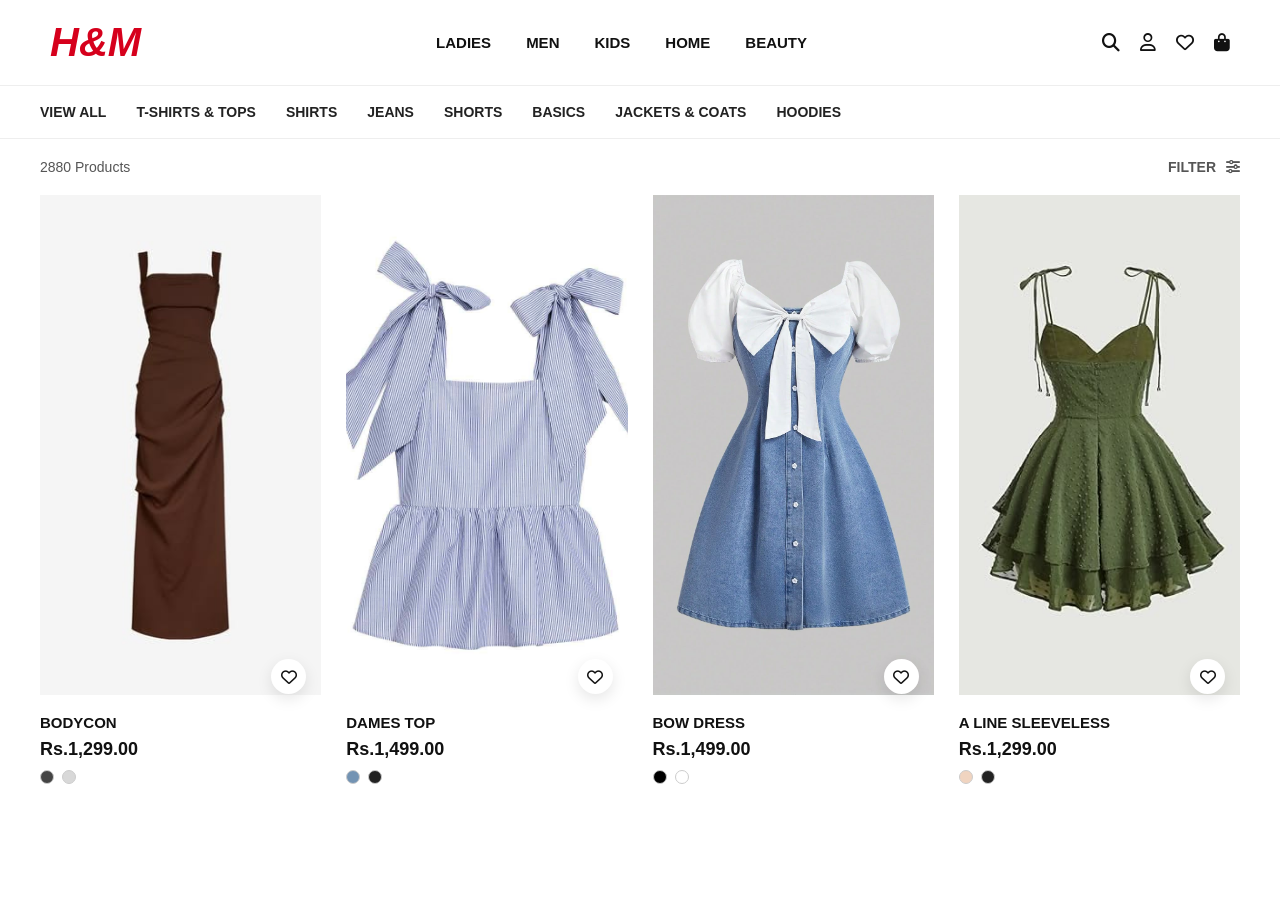
<file: LADIES.html>
<!DOCTYPE html>
<html lang="en">
<head>
  <meta charset="UTF-8" />
  <meta name="viewport" content="width=device-width, initial-scale=1.0"/>
  <title>H&M women Section Clone</title>

  <!-- FONT AWESOME -->
  <link rel="stylesheet"
  href="https://cdnjs.cloudflare.com/ajax/libs/font-awesome/6.5.1/css/all.min.css"/>

  <style>

    *{
      margin:0;
      padding:0;
      box-sizing:border-box;
      font-family:Arial, Helvetica, sans-serif;
    }

    body{
      background:#fff;
      color:#111;
    }

    /* NAVBAR */

    .navbar{
      width:100%;
      display:flex;
      justify-content:space-between;
      align-items:center;
      padding:20px 50px;
      border-bottom:1px solid #eee;
      background:#fff;
      position:sticky;
      top:0;
      z-index:1000;
    }

    .logo{
      font-size:40px;
      font-weight:bold;
      color:#d6001c;
      font-style:italic;
    }

    .nav-links{
      display:flex;
      gap:35px;
    }

    .nav-links a{
      text-decoration:none;
      color:#111;
      font-size:15px;
      font-weight:600;
      transition:.3s;
    }

    .nav-links a:hover{
      color:#d6001c;
    }

    .icons{
      display:flex;
      gap:20px;
      font-size:18px;
      cursor:pointer;
    }

    /* CATEGORY MENU */

    .category-menu{
      display:flex;
      gap:30px;
      overflow-x:auto;
      padding:18px 40px;
      border-bottom:1px solid #eee;
      white-space:nowrap;
    }

    .category-menu a{
      text-decoration:none;
      color:#222;
      font-size:14px;
      font-weight:600;
    }

    .category-menu a:hover{
      color:#d6001c;
    }

    /* PRODUCT COUNT */

    .top-row{
      display:flex;
      justify-content:space-between;
      align-items:center;
      padding:20px 40px;
      color:#555;
      font-size:14px;
    }

    .filter{
      display:flex;
      align-items:center;
      gap:10px;
      cursor:pointer;
      font-weight:600;
    }

    /* PRODUCTS */

    .products{
      width:100%;
      display:grid;
      grid-template-columns:repeat(4,1fr);
      gap:25px;
      padding:0 40px 50px;
    }

    .card{
      position:relative;
      overflow:hidden;
      transition:.4s;
    }

    .card img{
      width:100%;
      height:500px;
      object-fit:cover;
      background:#f5f5f5;
      transition:.4s;
    }

    .card:hover img{
      transform:scale(1.03);
    }

    .wishlist{
      position:absolute;
      bottom:90px;
      right:15px;
      background:#fff;
      width:35px;
      height:35px;
      border-radius:50%;
      display:flex;
      justify-content:center;
      align-items:center;
      box-shadow:0 5px 15px rgba(0,0,0,.1);
      cursor:pointer;
    }

    .details{
      padding-top:15px;
    }

    .title{
      font-size:15px;
      font-weight:600;
      margin-bottom:8px;
    }

    .price{
      font-size:18px;
      font-weight:bold;
    }

    .colors{
      margin-top:10px;
      display:flex;
      gap:8px;
    }

    .color{
      width:14px;
      height:14px;
      border-radius:50%;
      border:1px solid #ccc;
    }

    /* HOVER BUTTON */

    .quick-btn{
      position:absolute;
      left:50%;
      transform:translateX(-50%);
      bottom:-60px;
      width:85%;
      background:#111;
      color:#fff;
      padding:14px;
      text-align:center;
      font-size:14px;
      transition:.4s;
      cursor:pointer;
    }

    .card:hover .quick-btn{
      bottom:110px;
    }

    /* RESPONSIVE */

    @media(max-width:1100px){

      .products{
        grid-template-columns:repeat(2,1fr);
      }

    }

    @media(max-width:700px){

      .navbar{
        padding:15px 20px;
      }

      .nav-links{
        display:none;
      }

      .products{
        grid-template-columns:1fr;
        padding:0 20px 40px;
      }

      .category-menu{
        padding:15px 20px;
      }

      .top-row{
        padding:20px;
      }

    }

  </style>
</head>

<body>

  <!-- NAVBAR -->

  <header class="navbar">

    <div class="logo">H&M</div>

    <div class="nav-links">
      <a href="#">LADIES</a>
      <a href="#">MEN</a>
      <a href="#">KIDS</a>
      <a href="H&M.html">HOME</a>
      <a href="#">BEAUTY</a>
    </div>

    <div class="icons">
      <i class="fa-solid fa-magnifying-glass"></i>
      <i class="fa-regular fa-user"></i>
      <i class="fa-regular fa-heart"></i>
      <i class="fa-solid fa-bag-shopping"></i>
    </div>

  </header>

  <!-- CATEGORY MENU -->

  <section class="category-menu">

    <a href="#">VIEW ALL</a>
    <a href="tshirts&tops.html">T-SHIRTS & TOPS</a>
    <a href="#">SHIRTS</a>
    <a href="#">JEANS</a>
    <a href="#">SHORTS</a>
    <a href="#">BASICS</a>
    <a href="#">JACKETS & COATS</a>
    <a href="#">HOODIES</a>

  </section>

  <!-- TOP ROW -->

  <div class="top-row">

    <div>2880 Products</div>

    <div class="filter">
      FILTER
      <i class="fa-solid fa-sliders"></i>
    </div>

  </div>

  <!-- PRODUCTS -->

  <section class="products">

    <!-- CARD 1 -->

    <div class="card">

      <img src="bodycorn.jpg">

      <div class="wishlist">
        <i class="fa-regular fa-heart"></i>
      </div>

      <div class="quick-btn">
        Quick Add
      </div>

      <div class="details">

        <div class="title">
          BODYCON
        </div>

        <div class="price">
          Rs.1,299.00
        </div>

        <div class="colors">
          <div class="color" style="background:#444;"></div>
          <div class="color" style="background:#d8d8d8;"></div>
        </div>

      </div>

    </div>

    <!-- CARD 2 -->

    <div class="card">

      <img src="dames tops.jpg">

      <div class="wishlist">
        <i class="fa-regular fa-heart"></i>
      </div>

      <div class="quick-btn">
        DAMES TOP
      </div>

      <div class="details">

        <div class="title">
          DAMES TOP
        </div>

        <div class="price">
          Rs.1,499.00
        </div>

        <div class="colors">
          <div class="color" style="background:#7393B3;"></div>
          <div class="color" style="background:#222;"></div>
        </div>

      </div>

    </div>

    <!-- CARD 3 -->

    <div class="card">

      <img src="a-line.jpg">

      <div class="wishlist">
        <i class="fa-regular fa-heart"></i>
      </div>

      <div class="quick-btn">
        Quick Add
      </div>

      <div class="details">

        <div class="title">
          BOW DRESS
        </div>

        <div class="price">
          Rs.1,499.00
        </div>

        <div class="colors">
          <div class="color" style="background:#000;"></div>
          <div class="color" style="background:#fff;"></div>
        </div>

      </div>

    </div>

    <!-- CARD 4 -->

    <div class="card">

      <img src="aline.jpg">

      <div class="wishlist">
        <i class="fa-regular fa-heart"></i>
      </div>

      <div class="quick-btn">
        Quick Add
      </div>

      <div class="details">

        <div class="title">
          A LINE SLEEVELESS
        </div>

        <div class="price">
          Rs.1,299.00
        </div>

        <div class="colors">
          <div class="color" style="background:#f0d4c0;"></div>
          <div class="color" style="background:#222;"></div>
        </div>

      </div>

    </div>

  </section>

</body>
</html>
</file>
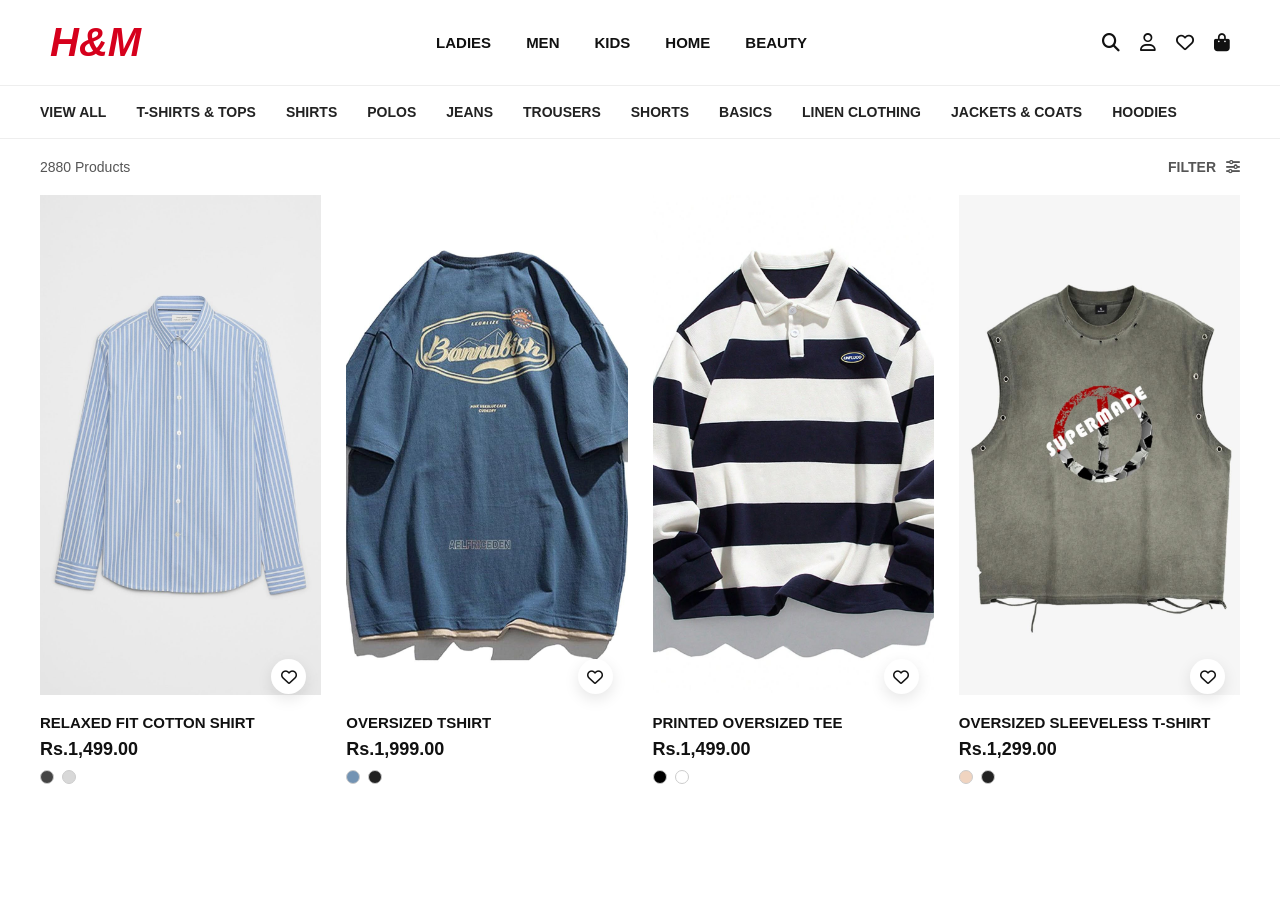
<file: MEN.html>
<!DOCTYPE html>
<html lang="en">
<head>
  <meta charset="UTF-8" />
  <meta name="viewport" content="width=device-width, initial-scale=1.0"/>
  <title>H&M Men Section Clone</title>

  <!-- FONT AWESOME -->
  <link rel="stylesheet"
  href="https://cdnjs.cloudflare.com/ajax/libs/font-awesome/6.5.1/css/all.min.css"/>

  <style>

    *{
      margin:0;
      padding:0;
      box-sizing:border-box;
      font-family:Arial, Helvetica, sans-serif;
    }

    body{
      background:#fff;
      color:#111;
    }

    /* NAVBAR */

    .navbar{
      width:100%;
      display:flex;
      justify-content:space-between;
      align-items:center;
      padding:20px 50px;
      border-bottom:1px solid #eee;
      background:#fff;
      position:sticky;
      top:0;
      z-index:1000;
    }

    .logo{
      font-size:40px;
      font-weight:bold;
      color:#d6001c;
      font-style:italic;
    }

    .nav-links{
      display:flex;
      gap:35px;
    }

    .nav-links a{
      text-decoration:none;
      color:#111;
      font-size:15px;
      font-weight:600;
      transition:.3s;
    }

    .nav-links a:hover{
      color:#d6001c;
    }

    .icons{
      display:flex;
      gap:20px;
      font-size:18px;
      cursor:pointer;
    }

    /* CATEGORY MENU */

    .category-menu{
      display:flex;
      gap:30px;
      overflow-x:auto;
      padding:18px 40px;
      border-bottom:1px solid #eee;
      white-space:nowrap;
    }

    .category-menu a{
      text-decoration:none;
      color:#222;
      font-size:14px;
      font-weight:600;
    }

    .category-menu a:hover{
      color:#d6001c;
    }

    /* PRODUCT COUNT */

    .top-row{
      display:flex;
      justify-content:space-between;
      align-items:center;
      padding:20px 40px;
      color:#555;
      font-size:14px;
    }

    .filter{
      display:flex;
      align-items:center;
      gap:10px;
      cursor:pointer;
      font-weight:600;
    }

    /* PRODUCTS */

    .products{
      width:100%;
      display:grid;
      grid-template-columns:repeat(4,1fr);
      gap:25px;
      padding:0 40px 50px;
    }

    .card{
      position:relative;
      overflow:hidden;
      transition:.4s;
    }

    .card img{
      width:100%;
      height:500px;
      object-fit:cover;
      background:#f5f5f5;
      transition:.4s;
    }

    .card:hover img{
      transform:scale(1.03);
    }

    .wishlist{
      position:absolute;
      bottom:90px;
      right:15px;
      background:#fff;
      width:35px;
      height:35px;
      border-radius:50%;
      display:flex;
      justify-content:center;
      align-items:center;
      box-shadow:0 5px 15px rgba(0,0,0,.1);
      cursor:pointer;
    }

    .details{
      padding-top:15px;
    }

    .title{
      font-size:15px;
      font-weight:600;
      margin-bottom:8px;
    }

    .price{
      font-size:18px;
      font-weight:bold;
    }

    .colors{
      margin-top:10px;
      display:flex;
      gap:8px;
    }

    .color{
      width:14px;
      height:14px;
      border-radius:50%;
      border:1px solid #ccc;
    }

    /* HOVER BUTTON */

    .quick-btn{
      position:absolute;
      left:50%;
      transform:translateX(-50%);
      bottom:-60px;
      width:85%;
      background:#111;
      color:#fff;
      padding:14px;
      text-align:center;
      font-size:14px;
      transition:.4s;
      cursor:pointer;
    }

    .card:hover .quick-btn{
      bottom:110px;
    }

    /* RESPONSIVE */

    @media(max-width:1100px){

      .products{
        grid-template-columns:repeat(2,1fr);
      }

    }

    @media(max-width:700px){

      .navbar{
        padding:15px 20px;
      }

      .nav-links{
        display:none;
      }

      .products{
        grid-template-columns:1fr;
        padding:0 20px 40px;
      }

      .category-menu{
        padding:15px 20px;
      }

      .top-row{
        padding:20px;
      }

    }

  </style>
</head>

<body>

  <!-- NAVBAR -->

  <header class="navbar">

    <div class="logo">H&M</div>

    <div class="nav-links">
      <a href="#">LADIES</a>
      <a href="#">MEN</a>
      <a href="#">KIDS</a>
      <a href="H&M.html">HOME</a>
      <a href="#">BEAUTY</a>
    </div>

    <div class="icons">
      <i class="fa-solid fa-magnifying-glass"></i>
      <i class="fa-regular fa-user"></i>
      <i class="fa-regular fa-heart"></i>
      <i class="fa-solid fa-bag-shopping"></i>
    </div>

  </header>

  <!-- CATEGORY MENU -->

  <section class="category-menu">

    <a href="#">VIEW ALL</a>
    <a href="#">T-SHIRTS & TOPS</a>
    <a href="#">SHIRTS</a>
    <a href="#">POLOS</a>
    <a href="#">JEANS</a>
    <a href="#">TROUSERS</a>
    <a href="#">SHORTS</a>
    <a href="#">BASICS</a>
    <a href="#">LINEN CLOTHING</a>
    <a href="#">JACKETS & COATS</a>
    <a href="#">HOODIES</a>

  </section>

  <!-- TOP ROW -->

  <div class="top-row">

    <div>2880 Products</div>

    <div class="filter">
      FILTER
      <i class="fa-solid fa-sliders"></i>
    </div>

  </div>

  <!-- PRODUCTS -->

  <section class="products">

    <!-- CARD 1 -->

    <div class="card">

      <img src="cottan.jpg">

      <div class="wishlist">
        <i class="fa-regular fa-heart"></i>
      </div>

      <div class="quick-btn">
        Quick Add
      </div>

      <div class="details">

        <div class="title">
          RELAXED FIT COTTON SHIRT
        </div>

        <div class="price">
          Rs.1,499.00
        </div>

        <div class="colors">
          <div class="color" style="background:#444;"></div>
          <div class="color" style="background:#d8d8d8;"></div>
        </div>

      </div>

    </div>

    <!-- CARD 2 -->

    <div class="card">

      <img src="tshirt.jpg">

      <div class="wishlist">
        <i class="fa-regular fa-heart"></i>
      </div>

      <div class="quick-btn">
        Quick Add
      </div>

      <div class="details">

        <div class="title">
          OVERSIZED  TSHIRT
        </div>

        <div class="price">
          Rs.1,999.00
        </div>

        <div class="colors">
          <div class="color" style="background:#7393B3;"></div>
          <div class="color" style="background:#222;"></div>
        </div>

      </div>

    </div>

    <!-- CARD 3 -->

    <div class="card">

      <img src="printed.jpg">

      <div class="wishlist">
        <i class="fa-regular fa-heart"></i>
      </div>

      <div class="quick-btn">
        Quick Add
      </div>

      <div class="details">

        <div class="title">
          PRINTED OVERSIZED TEE
        </div>

        <div class="price">
          Rs.1,499.00
        </div>

        <div class="colors">
          <div class="color" style="background:#000;"></div>
          <div class="color" style="background:#fff;"></div>
        </div>

      </div>

    </div>

    <!-- CARD 4 -->

    <div class="card">

      <img src="sleeveless.jpg">

      <div class="wishlist">
        <i class="fa-regular fa-heart"></i>
      </div>

      <div class="quick-btn">
        Quick Add
      </div>

      <div class="details">

        <div class="title">
          OVERSIZED SLEEVELESS T-SHIRT
        </div>

        <div class="price">
          Rs.1,299.00
        </div>

        <div class="colors">
          <div class="color" style="background:#f0d4c0;"></div>
          <div class="color" style="background:#222;"></div>
        </div>

      </div>

    </div>

  </section>

</body>
</html>
</file>
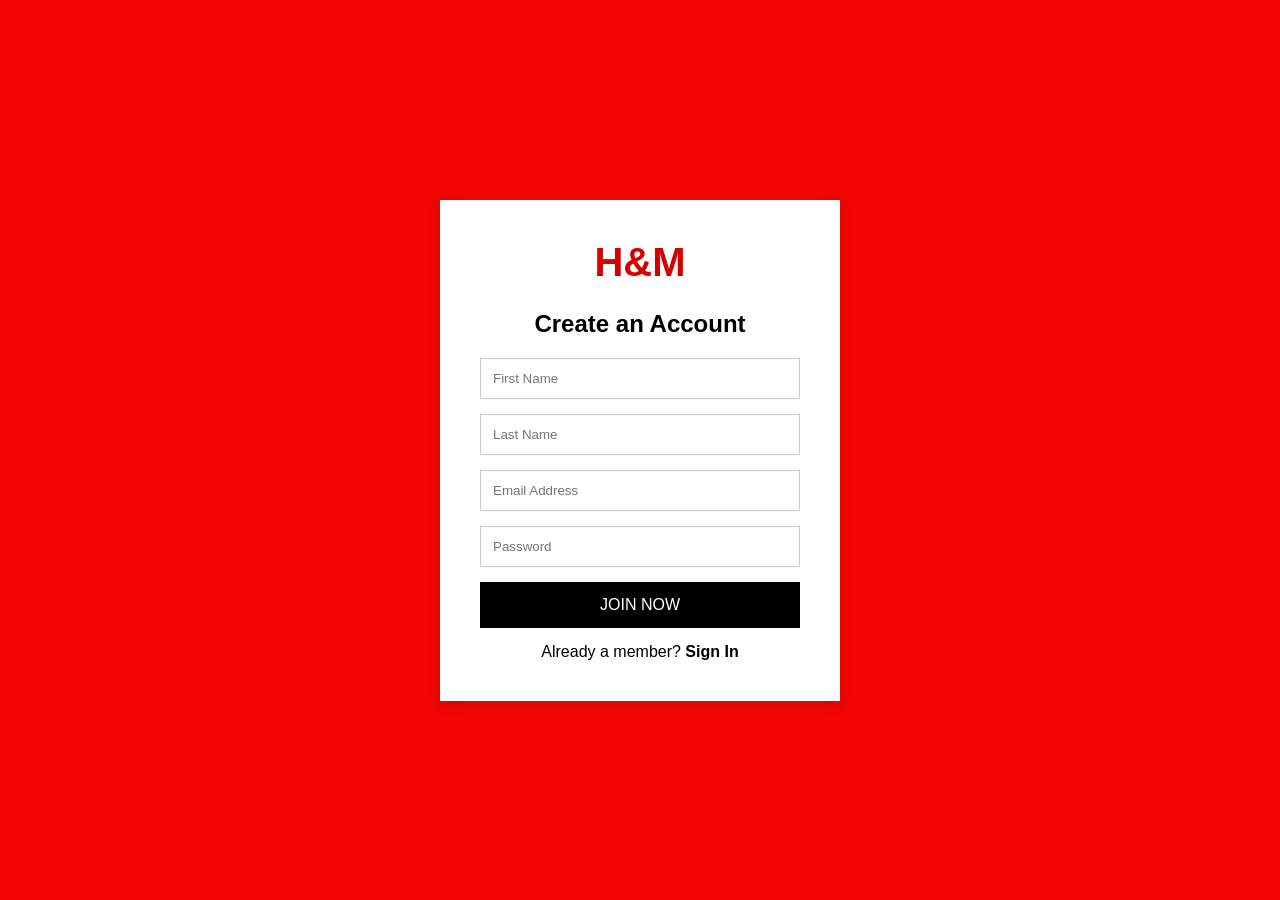
<file: signup.html>
<!DOCTYPE html>
<html lang="en">
<head>
<meta charset="UTF-8">
<meta name="viewport" content="width=device-width, initial-scale=1.0">
<title>H&M Style Sign Up</title>
<style>
    *{
        margin:0;
        padding:0;
        box-sizing:border-box;
        font-family: Arial, sans-serif;
    }

    body{
        background:#f10505;
        display:flex;
        justify-content:center;
        align-items:center;
        min-height:100vh;
    }

    .signup-container{
        background:#fff;
        width:400px;
        padding:40px;
        box-shadow:0 4px 12px rgba(0,0,0,0.1);
    }

    .logo{
        text-align:center;
        color:#d50000;
        font-size:40px;
        font-weight:bold;
        margin-bottom:25px;
    }

    h2{
        text-align:center;
        margin-bottom:20px;
    }

    input{
        width:100%;
        padding:12px;
        margin-bottom:15px;
        border:1px solid #ccc;
    }

    .signup-btn{
        width:100%;
        padding:14px;
        background:#000;
        color:#fff;
        border:none;
        cursor:pointer;
        font-size:16px;
    }

    .signup-btn:hover{
        background:#333;
    }

    .login-link{
        text-align:center;
        margin-top:15px;
    }

    .login-link a{
        color:#000;
        text-decoration:none;
        font-weight:bold;
    }
</style>
</head>
<body>

<div class="signup-container">
    <div class="logo">H&M</div>

    <h2>Create an Account</h2>

    <form>
        <input type="text" placeholder="First Name" required>
        <input type="text" placeholder="Last Name" required>
        <input type="email" placeholder="Email Address" required>
        <input type="password" placeholder="Password" required>

        <button type="submit" class="signup-btn">
            JOIN NOW
        </button>
    </form>

    <div class="login-link">
        Already a member? <a href="#">Sign In</a>
    </div>
</div>

</body>
</html>
</file>
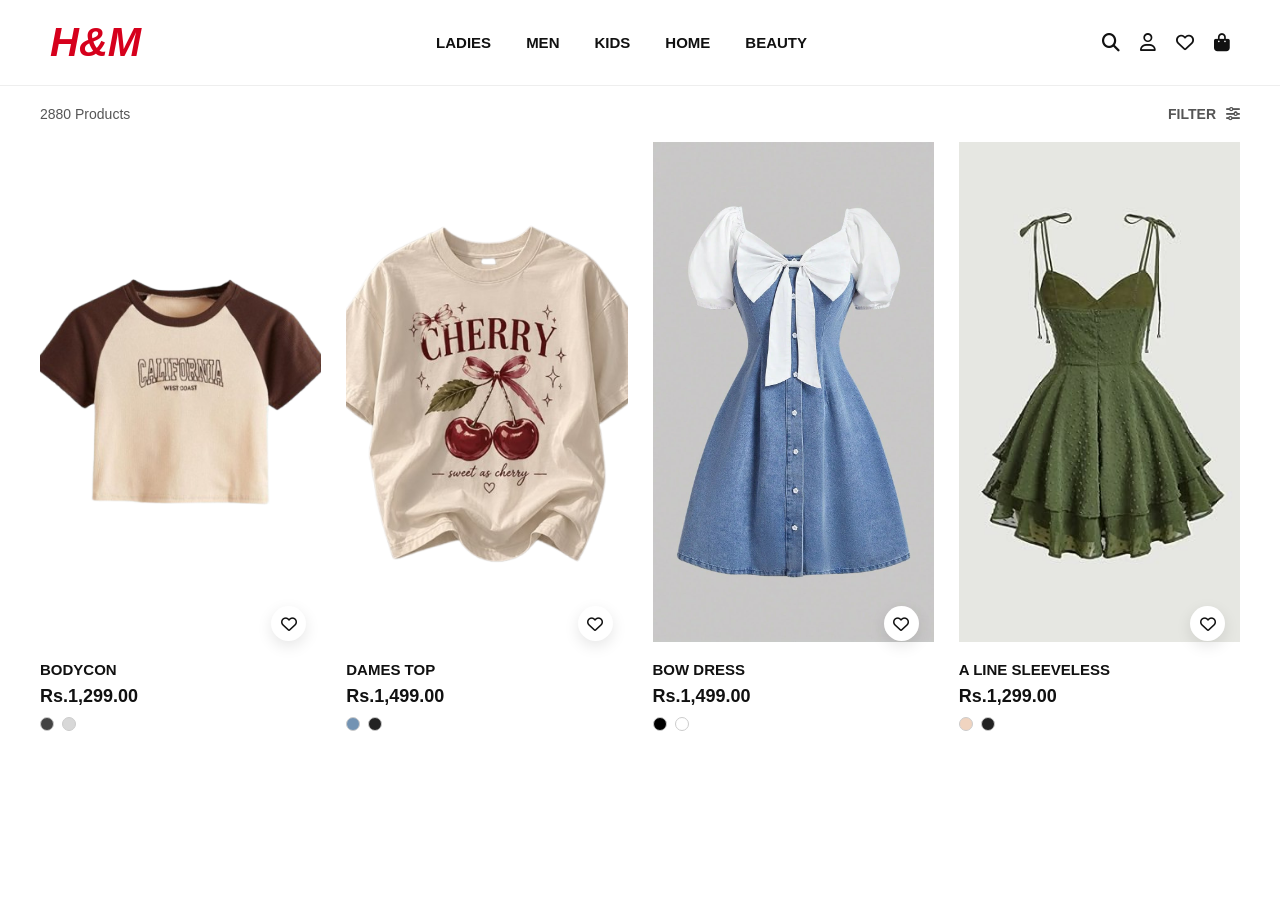
<file: tshirts&tops.html>
<!DOCTYPE html>
<html lang="en">
<head>
  <meta charset="UTF-8" />
  <meta name="viewport" content="width=device-width, initial-scale=1.0"/>
  <title>H&M women Section Clone</title>

  <!-- FONT AWESOME -->
  <link rel="stylesheet"
  href="https://cdnjs.cloudflare.com/ajax/libs/font-awesome/6.5.1/css/all.min.css"/>

  <style>

    *{
      margin:0;
      padding:0;
      box-sizing:border-box;
      font-family:Arial, Helvetica, sans-serif;
    }

    body{
      background:#fff;
      color:#111;
    }

    /* NAVBAR */

    .navbar{
      width:100%;
      display:flex;
      justify-content:space-between;
      align-items:center;
      padding:20px 50px;
      border-bottom:1px solid #eee;
      background:#fff;
      position:sticky;
      top:0;
      z-index:1000;
    }

    .logo{
      font-size:40px;
      font-weight:bold;
      color:#d6001c;
      font-style:italic;
    }

    .nav-links{
      display:flex;
      gap:35px;
    }

    .nav-links a{
      text-decoration:none;
      color:#111;
      font-size:15px;
      font-weight:600;
      transition:.3s;
    }

    .nav-links a:hover{
      color:#d6001c;
    }

    .icons{
      display:flex;
      gap:20px;
      font-size:18px;
      cursor:pointer;
    }

    /* CATEGORY MENU */

    .category-menu{
      display:flex;
      gap:30px;
      overflow-x:auto;
      padding:18px 40px;
      border-bottom:1px solid #eee;
      white-space:nowrap;
    }

    .category-menu a{
      text-decoration:none;
      color:#222;
      font-size:14px;
      font-weight:600;
    }

    .category-menu a:hover{
      color:#d6001c;
    }

    /* PRODUCT COUNT */

    .top-row{
      display:flex;
      justify-content:space-between;
      align-items:center;
      padding:20px 40px;
      color:#555;
      font-size:14px;
    }

    .filter{
      display:flex;
      align-items:center;
      gap:10px;
      cursor:pointer;
      font-weight:600;
    }

    /* PRODUCTS */

    .products{
      width:100%;
      display:grid;
      grid-template-columns:repeat(4,1fr);
      gap:25px;
      padding:0 40px 50px;
    }

    .card{
      position:relative;
      overflow:hidden;
      transition:.4s;
    }

    .card img{
      width:100%;
      height:500px;
      object-fit:cover;
      background:#f5f5f5;
      transition:.4s;
    }

    .card:hover img{
      transform:scale(1.03);
    }

    .wishlist{
      position:absolute;
      bottom:90px;
      right:15px;
      background:#fff;
      width:35px;
      height:35px;
      border-radius:50%;
      display:flex;
      justify-content:center;
      align-items:center;
      box-shadow:0 5px 15px rgba(0,0,0,.1);
      cursor:pointer;
    }

    .details{
      padding-top:15px;
    }

    .title{
      font-size:15px;
      font-weight:600;
      margin-bottom:8px;
    }

    .price{
      font-size:18px;
      font-weight:bold;
    }

    .colors{
      margin-top:10px;
      display:flex;
      gap:8px;
    }

    .color{
      width:14px;
      height:14px;
      border-radius:50%;
      border:1px solid #ccc;
    }

    /* HOVER BUTTON */

    .quick-btn{
      position:absolute;
      left:50%;
      transform:translateX(-50%);
      bottom:-60px;
      width:85%;
      background:#111;
      color:#fff;
      padding:14px;
      text-align:center;
      font-size:14px;
      transition:.4s;
      cursor:pointer;
    }

    .card:hover .quick-btn{
      bottom:110px;
    }

    /* RESPONSIVE */

    @media(max-width:1100px){

      .products{
        grid-template-columns:repeat(2,1fr);
      }

    }

    @media(max-width:700px){

      .navbar{
        padding:15px 20px;
      }

      .nav-links{
        display:none;
      }

      .products{
        grid-template-columns:1fr;
        padding:0 20px 40px;
      }

      .category-menu{
        padding:15px 20px;
      }

      .top-row{
        padding:20px;
      }

    }

  </style>
</head>

<body>

  <!-- NAVBAR -->

  <header class="navbar">

    <div class="logo">H&M</div>

    <div class="nav-links">
      <a href="#">LADIES</a>
      <a href="#">MEN</a>
      <a href="#">KIDS</a>
      <a href="#">HOME</a>
      <a href="#">BEAUTY</a>
    </div>

    <div class="icons">
      <i class="fa-solid fa-magnifying-glass"></i>
      <i class="fa-regular fa-user"></i>
      <i class="fa-regular fa-heart"></i>
      <i class="fa-solid fa-bag-shopping"></i>
    </div>

  </header>

  <!-- CATEGORY MENU -->

  <!-- TOP ROW -->

  <div class="top-row">

    <div>2880 Products</div>

    <div class="filter">
      FILTER
      <i class="fa-solid fa-sliders"></i>
    </div>

  </div>

  <!-- PRODUCTS -->

  <section class="products">

    <!-- CARD 1 -->

    <div class="card">

      <img src="lsrt1-removebg-preview.png">

      <div class="wishlist">
        <i class="fa-regular fa-heart"></i>
      </div>

      <div class="quick-btn">
        Quick Add
      </div>

      <div class="details">

        <div class="title">
          BODYCON
        </div>

        <div class="price">
          Rs.1,299.00
        </div>

        <div class="colors">
          <div class="color" style="background:#444;"></div>
          <div class="color" style="background:#d8d8d8;"></div>
        </div>

      </div>

    </div>

    <!-- CARD 2 -->

    <div class="card">

      <img src="lsrt-removebg-preview.png">

      <div class="wishlist">
        <i class="fa-regular fa-heart"></i>
      </div>

      <div class="quick-btn">
        DAMES TOP
      </div>

      <div class="details">

        <div class="title">
          DAMES TOP
        </div>

        <div class="price">
          Rs.1,499.00
        </div>

        <div class="colors">
          <div class="color" style="background:#7393B3;"></div>
          <div class="color" style="background:#222;"></div>
        </div>

      </div>

    </div>

    <!-- CARD 3 -->

    <div class="card">

      <img src="a-line.jpg">

      <div class="wishlist">
        <i class="fa-regular fa-heart"></i>
      </div>

      <div class="quick-btn">
        Quick Add
      </div>

      <div class="details">

        <div class="title">
          BOW DRESS
        </div>

        <div class="price">
          Rs.1,499.00
        </div>

        <div class="colors">
          <div class="color" style="background:#000;"></div>
          <div class="color" style="background:#fff;"></div>
        </div>

      </div>

    </div>

    <!-- CARD 4 -->

    <div class="card">

      <img src="aline.jpg">

      <div class="wishlist">
        <i class="fa-regular fa-heart"></i>
      </div>

      <div class="quick-btn">
        Quick Add
      </div>

      <div class="details">

        <div class="title">
          A LINE SLEEVELESS
        </div>

        <div class="price">
          Rs.1,299.00
        </div>

        <div class="colors">
          <div class="color" style="background:#f0d4c0;"></div>
          <div class="color" style="background:#222;"></div>
        </div>

      </div>

    </div>

  </section>

</body>
</html>
</file>
